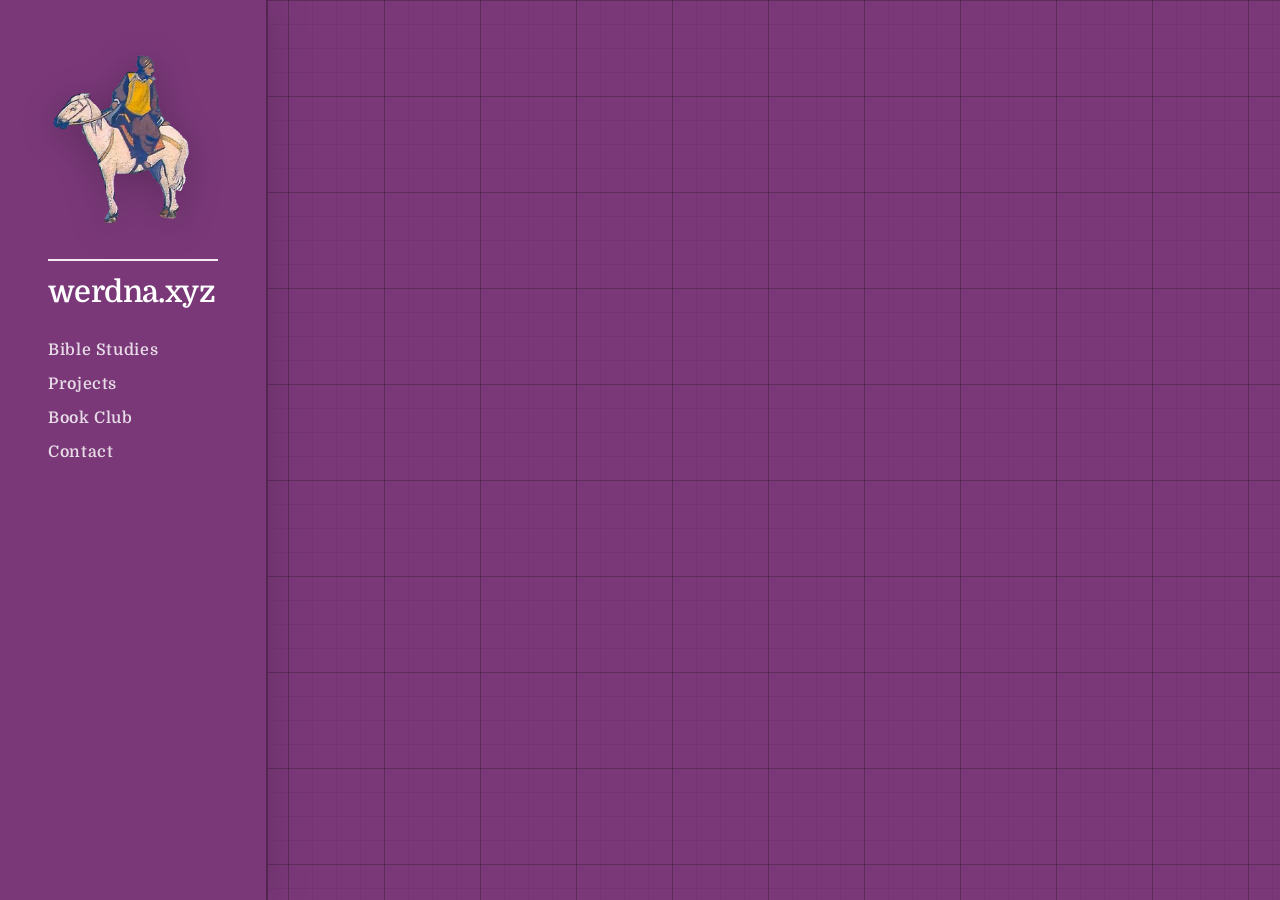
<file: index.html>
<!DOCTYPE html>
<html lang="en">
<head>
  <meta charset="UTF-8">
  <meta name="viewport" content="width=device-width, initial-scale=1.0">
  <title>werdna.xyz</title>
  <link rel="stylesheet" href="style.css">
</head>
<body>
  <main>
    <div class="home-hero">
      <a href="./" aria-label="werdna.xyz — home"><img src="roerich.png" alt="" class="hero-img-main"></a>
    </div>
    <hr>
    <h1><a href="./">werdna.xyz</a></h1>
    <div class="nav">
      <div class="nav-item">
        <a href="bible-studies/index.html" class="nav-label">Bible Studies</a>
      </div>
      <div class="nav-item">
        <a href="projects/index.html" class="nav-label">Projects</a>
      </div>
      <div class="nav-item">
        <a href="book-club/index.html" class="nav-label">Book Club</a>
      </div>
      <div class="nav-item">
        <a href="contact/index.html" class="nav-label">Contact</a>
      </div>
    </div>
  </main>
<script src="nav.js"></script>
</body>
</html>
</file>
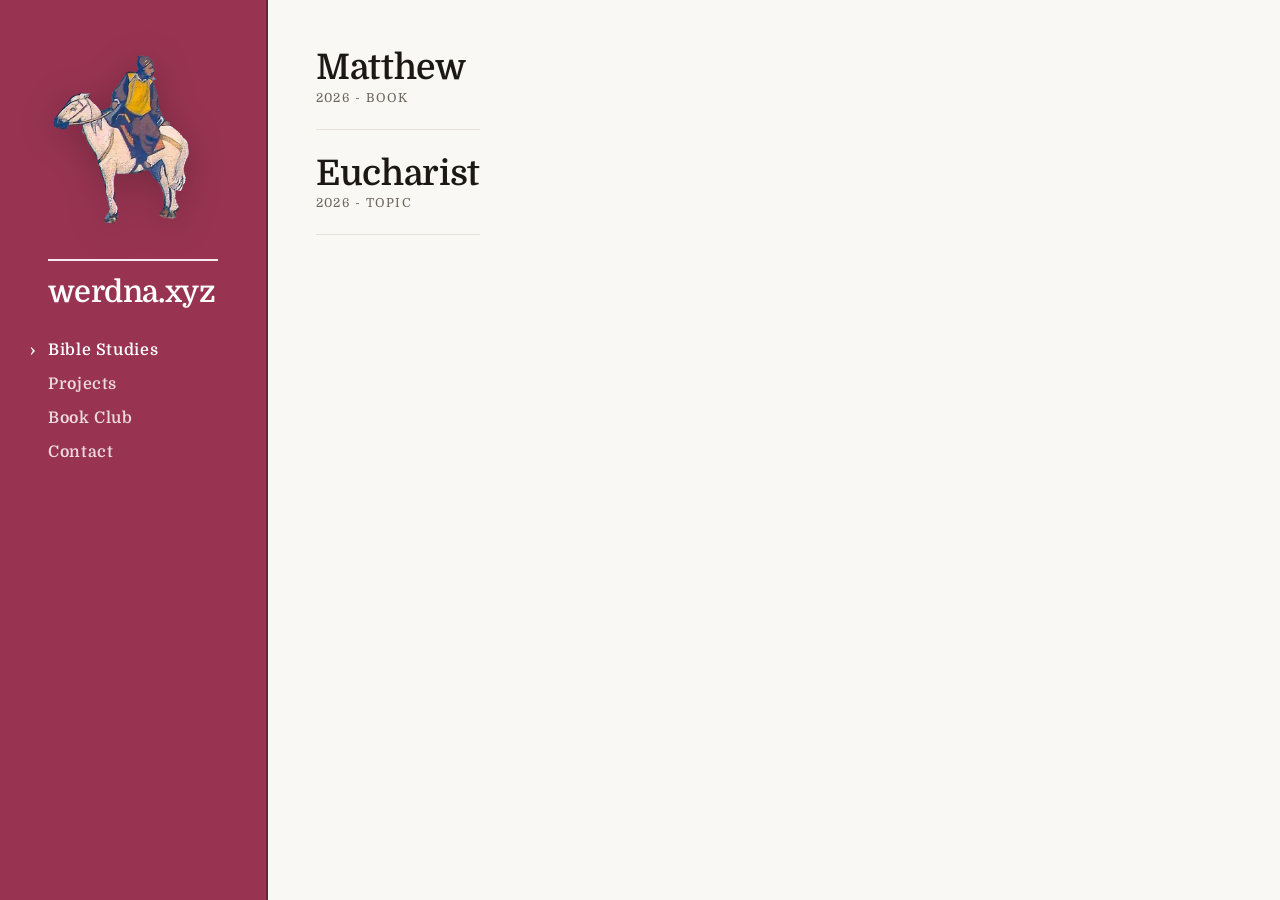
<file: bible-studies/index.html>
<!DOCTYPE html>
<html lang="en">
<head>
  <meta charset="UTF-8">
  <meta name="viewport" content="width=device-width, initial-scale=1.0">
  <title>Bible Studies</title>
  <link rel="stylesheet" href="../style.css">
</head>
<body class="subpage">
  <aside class="site-nav">
    <div class="home-hero">
      <a href="../index.html"><img src="../roerich.png" alt="" class="hero-img-main"></a>
    </div>
    <hr>
    <h1><a href="../index.html">werdna.xyz</a></h1>
    <div class="nav">
      <div class="nav-item">
        <a href="index.html" class="nav-label">Bible Studies</a>
      </div>
      <div class="nav-item">
        <a href="../projects/index.html" class="nav-label">Projects</a>
      </div>
      <div class="nav-item">
        <a href="../book-club/index.html" class="nav-label">Book Club</a>
      </div>
      <div class="nav-item">
        <a href="../contact/index.html" class="nav-label">Contact</a>
      </div>
    </div>
  </aside>
  <main>
    <div class="entry">
      <a href="matthew.html">Matthew</a>
      <span>2026 - Book</span>
    </div>
    <div class="entry">
      <a href="eucharist.html">Eucharist</a>
      <span>2026 - Topic</span>
    </div>
  </main>
  <script src="../nav.js"></script>
</body>
</html>
</file>
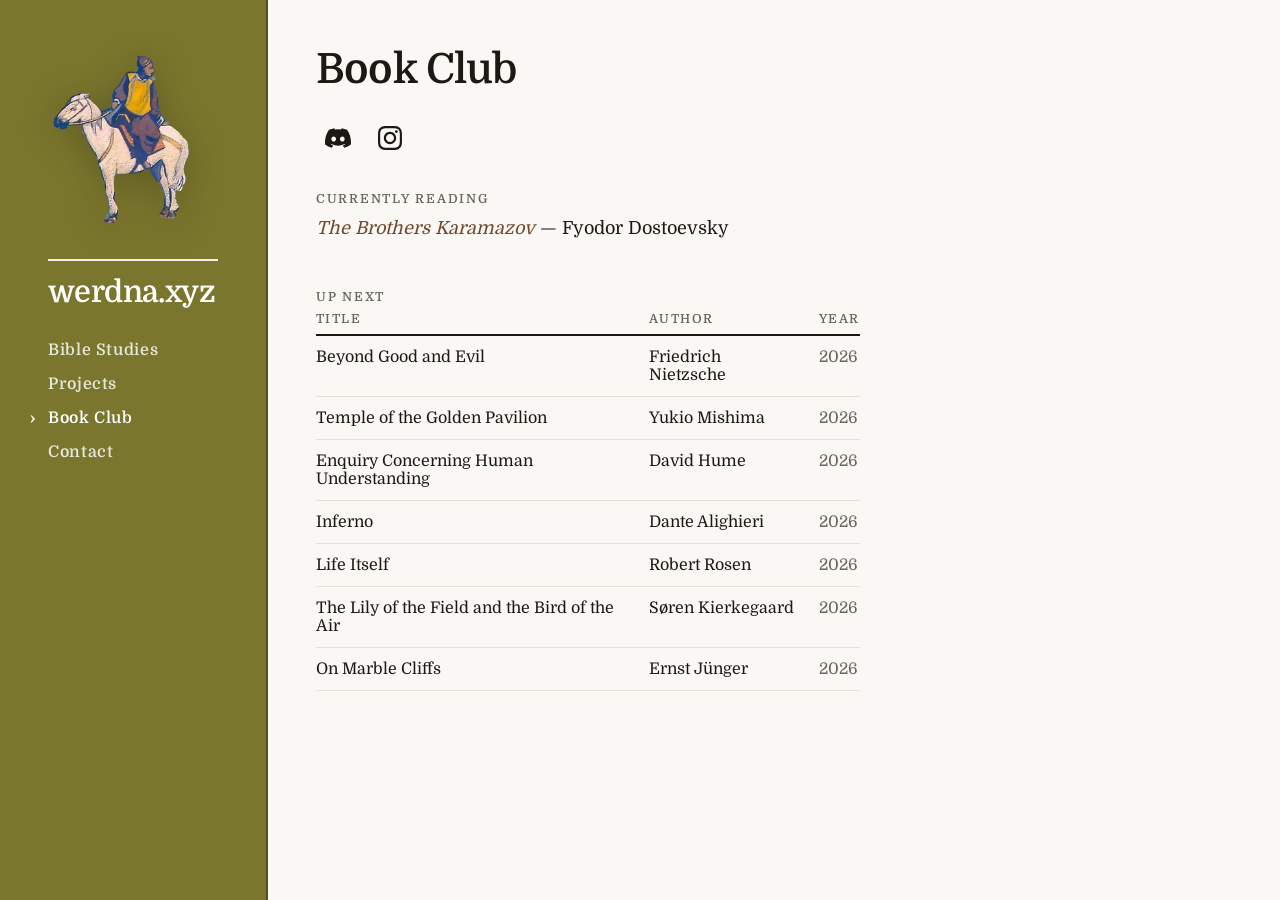
<file: book-club/index.html>
<!DOCTYPE html>
<html lang="en">
<head>
  <meta charset="UTF-8">
  <meta name="viewport" content="width=device-width, initial-scale=1.0">
  <title>Book Club — werdna.xyz</title>
  <link rel="stylesheet" href="../style.css">
</head>
<body class="subpage">
  <aside class="site-nav">
    <div class="home-hero">
      <a href="../index.html" aria-label="werdna.xyz — home"><img src="../roerich.png" alt="" class="hero-img-main"></a>
    </div>
    <hr>
    <h1><a href="../index.html">werdna.xyz</a></h1>
    <div class="nav">
      <div class="nav-item">
        <a href="../bible-studies/index.html" class="nav-label">Bible Studies</a>
      </div>
      <div class="nav-item">
        <a href="../projects/index.html" class="nav-label">Projects</a>
      </div>
      <div class="nav-item">
        <a href="index.html" class="nav-label">Book Club</a>
      </div>
      <div class="nav-item">
        <a href="../contact/index.html" class="nav-label">Contact</a>
      </div>
    </div>
  </aside>
  <main>
    <h1 class="page-title">Book Club</h1>

    <nav class="social-row" aria-label="Book club social links">
      <a class="social-link" href="https://discord.gg/kUxZJZHYMG" target="_blank" rel="noopener" aria-label="Join our Discord">
        <svg xmlns="http://www.w3.org/2000/svg" width="26" height="26" viewBox="0 0 127.14 96.36" fill="currentColor" aria-hidden="true">
          <path d="M107.7,8.07A105.15,105.15,0,0,0,81.47,0a72.06,72.06,0,0,0-3.36,6.83A97.68,97.68,0,0,0,49,6.83,72.37,72.37,0,0,0,45.64,0,105.89,105.89,0,0,0,19.39,8.09C2.79,32.65-1.71,56.6.54,80.21h0A105.73,105.73,0,0,0,32.71,96.36,77.7,77.7,0,0,0,39.6,85.25a68.42,68.42,0,0,1-10.85-5.18c.91-.66,1.8-1.34,2.66-2a75.57,75.57,0,0,0,64.32,0c.87.71,1.76,1.39,2.66,2a68.68,68.68,0,0,1-10.87,5.19,77,77,0,0,0,6.89,11.1A105.25,105.25,0,0,0,126.6,80.22h0C129.24,52.84,122.09,29.11,107.7,8.07ZM42.45,65.69C36.18,65.69,31,60,31,53s5-12.74,11.43-12.74S54,46,53.89,53,48.84,65.69,42.45,65.69Zm42.24,0C78.41,65.69,73.25,60,73.25,53s5-12.74,11.44-12.74S96.23,46,96.12,53,91.08,65.69,84.69,65.69Z"/>
        </svg>
      </a>
      <a class="social-link" href="https://www.instagram.com/nightbar.reading.group?igsh=NTc4MTIwNjQ2YQ%3D%3D&utm_source=qr" target="_blank" rel="noopener" aria-label="Instagram">
        <svg xmlns="http://www.w3.org/2000/svg" width="24" height="24" viewBox="0 0 24 24" fill="currentColor" aria-hidden="true">
          <path d="M12 2.163c3.204 0 3.584.012 4.85.07 3.252.148 4.771 1.691 4.919 4.919.058 1.265.069 1.645.069 4.849 0 3.205-.012 3.584-.069 4.849-.149 3.225-1.664 4.771-4.919 4.919-1.266.058-1.644.07-4.85.07-3.204 0-3.584-.012-4.849-.07-3.26-.149-4.771-1.699-4.919-4.92-.058-1.265-.07-1.644-.07-4.849 0-3.204.013-3.583.07-4.849.149-3.227 1.664-4.771 4.919-4.919 1.266-.057 1.645-.069 4.849-.069zm0-2.163c-3.259 0-3.667.014-4.947.072-4.358.2-6.78 2.618-6.98 6.98-.059 1.281-.073 1.689-.073 4.948 0 3.259.014 3.668.072 4.948.2 4.358 2.618 6.78 6.98 6.98 1.281.058 1.689.072 4.948.072 3.259 0 3.668-.014 4.948-.072 4.354-.2 6.782-2.618 6.979-6.98.059-1.28.073-1.689.073-4.948 0-3.259-.014-3.667-.072-4.947-.196-4.354-2.617-6.78-6.979-6.98-1.281-.059-1.69-.073-4.949-.073zm0 5.838c-3.403 0-6.162 2.759-6.162 6.162s2.759 6.163 6.162 6.163 6.162-2.759 6.162-6.163c0-3.403-2.759-6.162-6.162-6.162zm0 10.162c-2.209 0-4-1.79-4-4 0-2.209 1.791-4 4-4s4 1.791 4 4c0 2.21-1.791 4-4 4zm6.406-11.845c-.796 0-1.441.645-1.441 1.44s.645 1.44 1.441 1.44c.795 0 1.439-.645 1.439-1.44s-.644-1.44-1.439-1.44z"/>
        </svg>
      </a>
    </nav>

    <p class="subhead">Currently Reading</p>
    <p class="reading-now"><em>The Brothers Karamazov</em> — Fyodor Dostoevsky</p>

    <p class="subhead">Up Next</p>
    <div class="table-wrap">
    <table class="book-table">
      <thead>
        <tr>
          <th scope="col">Title</th>
          <th scope="col">Author</th>
          <th scope="col">Year</th>
        </tr>
      </thead>
      <tbody>
        <tr><td>Beyond Good and Evil</td><td>Friedrich Nietzsche</td><td>2026</td></tr>
        <tr><td>Temple of the Golden Pavilion</td><td>Yukio Mishima</td><td>2026</td></tr>
        <tr><td>Enquiry Concerning Human Understanding</td><td>David Hume</td><td>2026</td></tr>
        <tr><td>Inferno</td><td>Dante Alighieri</td><td>2026</td></tr>
        <tr><td>Life Itself</td><td>Robert Rosen</td><td>2026</td></tr>
        <tr><td>The Lily of the Field and the Bird of the Air</td><td>Søren Kierkegaard</td><td>2026</td></tr>
        <tr><td>On Marble Cliffs</td><td>Ernst Jünger</td><td>2026</td></tr>
      </tbody>
    </table>
    </div>
  </main>
  <script src="../nav.js"></script>
</body>
</html>
</file>
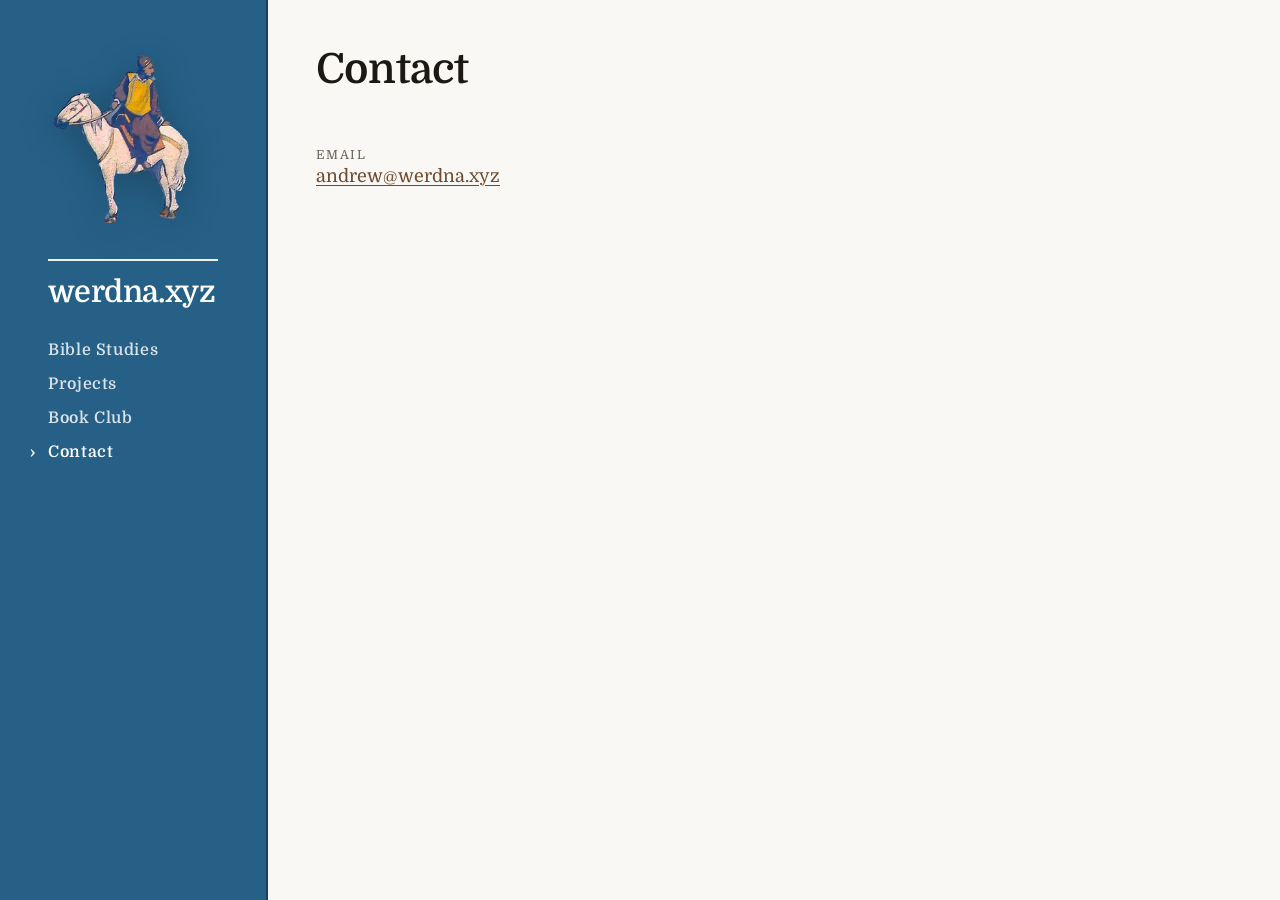
<file: contact/index.html>
<!DOCTYPE html>
<html lang="en">
<head>
  <meta charset="UTF-8">
  <meta name="viewport" content="width=device-width, initial-scale=1.0">
  <title>Contact — werdna.xyz</title>
  <link rel="stylesheet" href="../style.css">
</head>
<body class="subpage">
  <aside class="site-nav">
    <div class="home-hero">
      <a href="../index.html" aria-label="werdna.xyz — home"><img src="../roerich.png" alt="" class="hero-img-main"></a>
    </div>
    <hr>
    <h1><a href="../index.html">werdna.xyz</a></h1>
    <div class="nav">
      <div class="nav-item">
        <a href="../bible-studies/index.html" class="nav-label">Bible Studies</a>
      </div>
      <div class="nav-item">
        <a href="../projects/index.html" class="nav-label">Projects</a>
      </div>
      <div class="nav-item">
        <a href="../book-club/index.html" class="nav-label">Book Club</a>
      </div>
      <div class="nav-item">
        <a href="index.html" class="nav-label">Contact</a>
      </div>
    </div>
  </aside>
  <main>
    <h1 class="page-title">Contact</h1>
    <ul class="contact-list">
      <li>
        <span class="label">Email</span>
        <a href="mailto:andrew@werdna.xyz">andrew@werdna.xyz</a>
      </li>
    </ul>
  </main>
  <script src="../nav.js"></script>
</body>
</html>
</file>
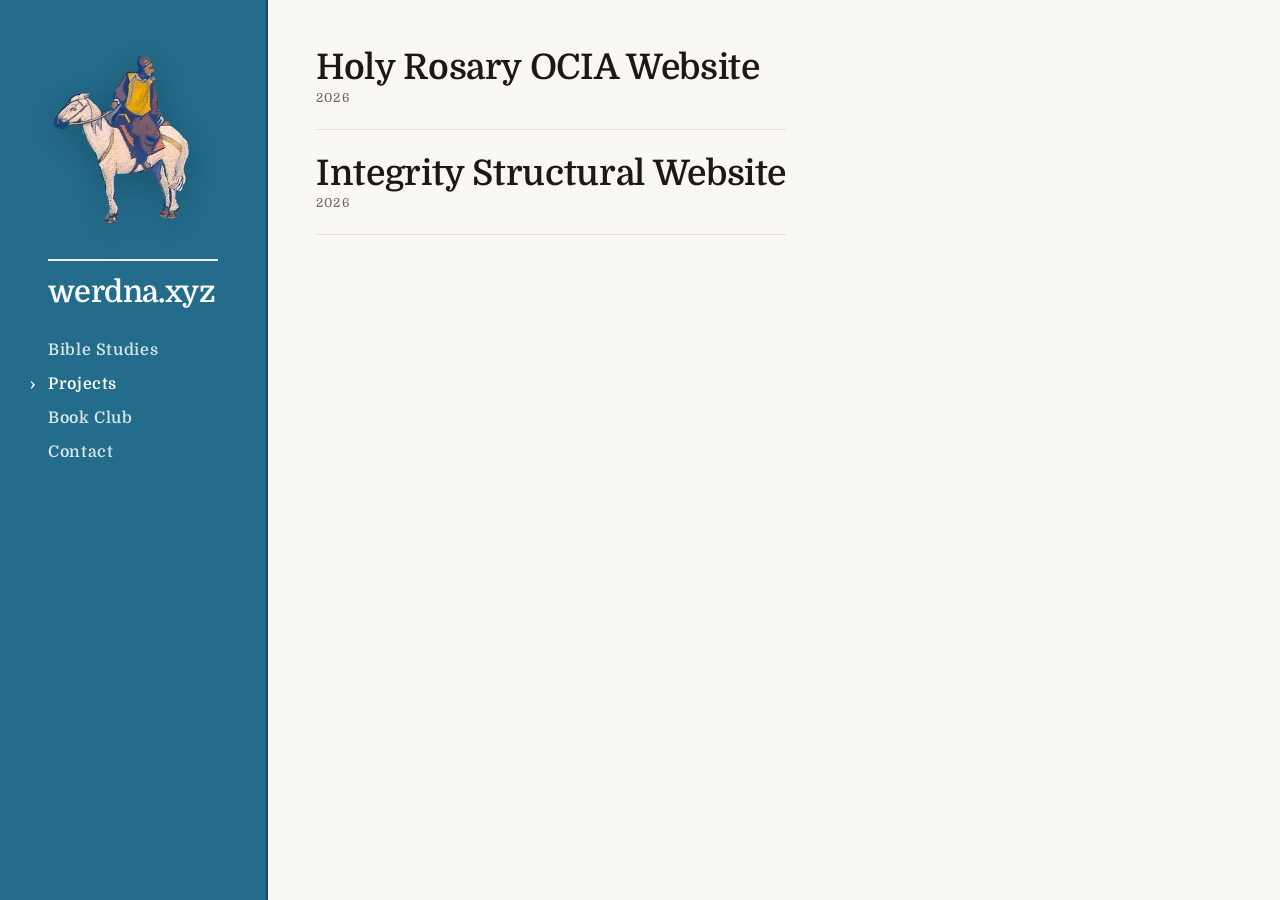
<file: projects/index.html>
<!DOCTYPE html>
<html lang="en">
<head>
  <meta charset="UTF-8">
  <meta name="viewport" content="width=device-width, initial-scale=1.0">
  <title>Projects</title>
  <link rel="stylesheet" href="../style.css">
</head>
<body class="subpage">
  <aside class="site-nav">
    <div class="home-hero">
      <a href="../index.html" aria-label="werdna.xyz — home"><img src="../roerich.png" alt="" class="hero-img-main"></a>
    </div>
    <hr>
    <h1><a href="../index.html">werdna.xyz</a></h1>
    <div class="nav">
      <div class="nav-item">
        <a href="../bible-studies/index.html" class="nav-label">Bible Studies</a>
      </div>
      <div class="nav-item">
        <a href="index.html" class="nav-label">Projects</a>
      </div>
      <div class="nav-item">
        <a href="../book-club/index.html" class="nav-label">Book Club</a>
      </div>
      <div class="nav-item">
        <a href="../contact/index.html" class="nav-label">Contact</a>
      </div>
    </div>
  </aside>
  <main>
    <div class="entry">
      <a href="https://hrocia.com" target="_blank" rel="noopener">Holy Rosary OCIA Website</a>
      <span>2026</span>
    </div>
    <div class="entry">
      <a href="https://integritystructural.com" target="_blank" rel="noopener">Integrity Structural Website</a>
      <span>2026</span>
    </div>
  </main>
  <script src="../nav.js"></script>
</body>
</html>
</file>
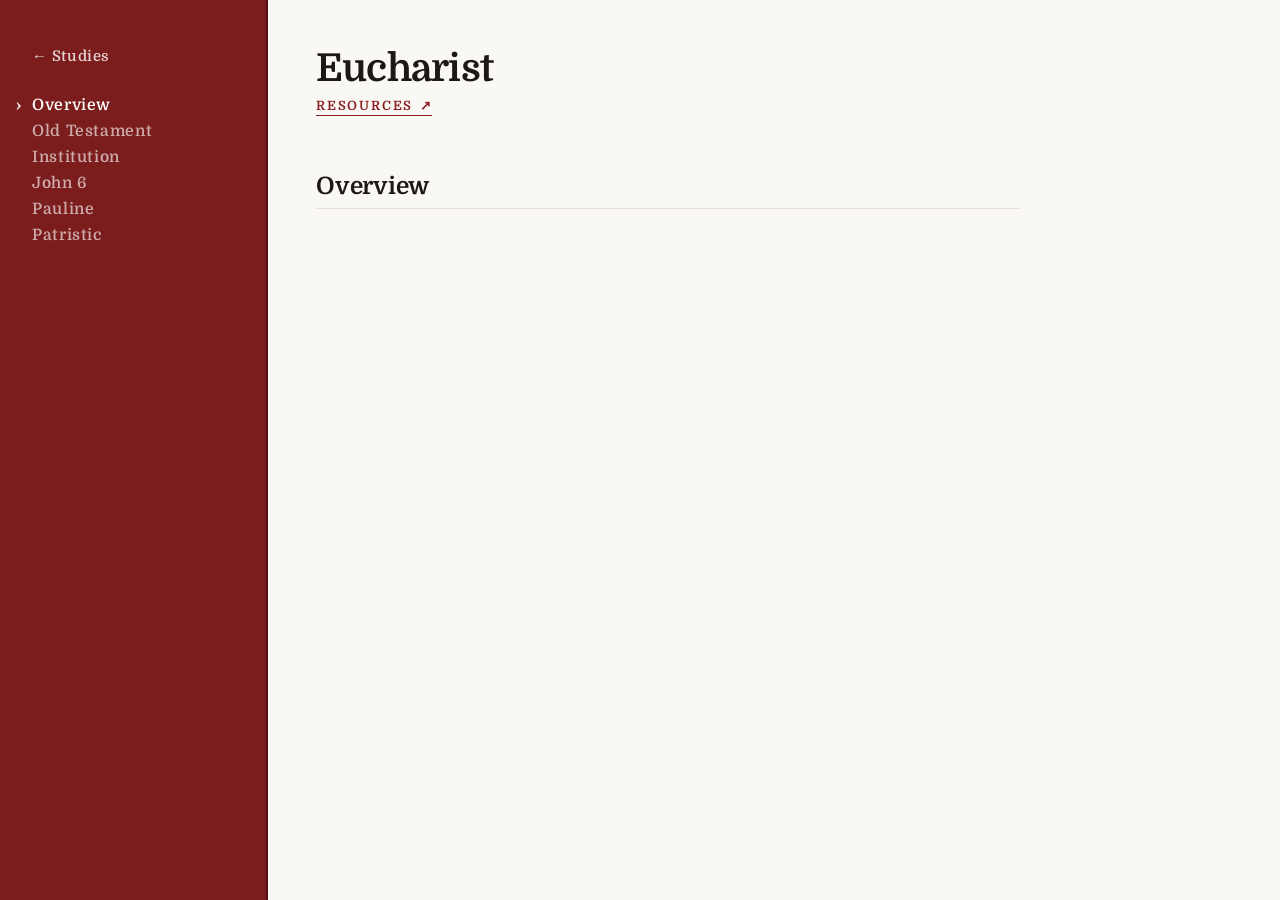
<file: bible-studies/eucharist.html>
<!DOCTYPE html>
<html lang="en">
<head>
  <meta charset="UTF-8">
  <meta name="viewport" content="width=device-width, initial-scale=1.0">
  <title>Eucharist — Bible Studies</title>
  <link rel="stylesheet" href="https://fonts.googleapis.com/css2?family=Domine:wght@400;500;600;700&display=swap">
  <style>
    *, *::before, *::after { margin: 0; padding: 0; box-sizing: border-box; }

    :root {
      --ink: #1c1814;
      --ink-soft: #6b655c;
      --paper: #faf8f4;
      --hairline: #e6e0d5;
      --muted: #c8c2b4;
      --accent: #9b2226;          /* liturgical red — Eucharist identity */
      --accent-ink: #8a1f23;      /* accent for text on paper (≥4.5:1) */
      --fg: #ffffff;
      --fg-soft: rgba(255, 255, 255, 0.72);
      --sidebar: 268px;
      --measure: 50rem;
      --bg: #7c1d1d;
      --ease: cubic-bezier(0.2, 0.6, 0.2, 1);
    }

    /* ── Cursor ── */
    * { cursor: none !important; }
    #cursor {
      position: fixed; top: 0; left: 0;
      width: 14px; height: 14px; margin: -7px 0 0 -7px;
      background: rgba(0,0,0,0.28); border: 1px solid rgba(0,0,0,0.32);
      border-radius: 50%; pointer-events: none; z-index: 9999;
      transition: width .18s var(--ease), height .18s var(--ease),
                  margin .18s var(--ease), background .18s var(--ease);
    }
    #cursor.is-hover { width: 30px; height: 30px; margin: -15px 0 0 -15px; background: rgba(0,0,0,0.12); }
    @media (pointer: coarse) { #cursor { display: none; } * { cursor: auto !important; } }

    html { scroll-behavior: smooth; -webkit-text-size-adjust: 100%; }
    a, a:visited { color: inherit; }
    :focus-visible { outline: 2px solid currentColor; outline-offset: 3px; border-radius: 2px; }

    body {
      font-family: 'Domine', Georgia, 'Times New Roman', serif;
      background: var(--paper);
      color: var(--ink);
      min-height: 100svh;
      display: flex;
      text-rendering: optimizeLegibility;
      -webkit-font-smoothing: antialiased;
    }

    /* ── Sidebar ── */
    .sidebar {
      position: fixed;
      top: 0; left: 0;
      width: var(--sidebar);
      height: 100vh;
      overflow-y: auto;
      background: var(--bg);
      border-right: 2px solid rgba(0,0,0,0.32);
      padding: 3rem 2rem;
      display: flex;
      flex-direction: column;
    }
    .sidebar .back {
      font-size: 0.92rem;
      font-weight: 600;
      letter-spacing: 0.04em;
      color: var(--fg);
      text-decoration: none;
      opacity: 0.8;
      transition: opacity 0.15s var(--ease), transform 0.15s var(--ease);
      margin-bottom: 1.75rem;
    }
    .sidebar .back:hover,
    .sidebar .back:focus-visible { opacity: 1; transform: translateX(-2px); }

    .sidebar ul {
      list-style: none;
      display: flex;
      flex-direction: column;
      gap: 0.1rem;
    }
    .sidebar li { position: relative; }
    .sidebar ul a {
      position: relative;
      display: block;
      font-size: 0.98rem;
      font-weight: 600;
      letter-spacing: 0.04em;
      color: var(--fg);
      text-decoration: none;
      padding: 0.2rem 0;
      opacity: 0.62;
      transition: opacity 0.15s var(--ease), transform 0.15s var(--ease);
    }
    .sidebar ul a:hover,
    .sidebar ul a:focus-visible { opacity: 0.9; transform: translateX(3px); }
    .sidebar ul a::before {
      content: '\203A';
      position: absolute;
      left: -1rem;
      opacity: 0;
      transition: opacity 0.15s var(--ease);
    }
    .sidebar ul a.active { opacity: 1; }
    .sidebar ul a.active::before { opacity: 1; }

    /* ── Main ── */
    main {
      margin-left: var(--sidebar);
      padding: 3rem 3rem 6rem;
      flex: 1;
      max-width: var(--measure);
    }
    .page-title {
      font-size: clamp(1.8rem, 4vw, 2.4rem);
      font-weight: 700;
      letter-spacing: -0.02em;
      line-height: 1.05;
      margin-bottom: 0.5rem;
    }
    .resources-link,
    .resources-link:visited {
      display: inline-flex;
      align-items: center;
      gap: 0.4rem;
      font-size: 0.8rem;
      font-weight: 700;
      letter-spacing: 0.14em;
      text-transform: uppercase;
      color: var(--accent-ink);
      text-decoration: none;
      border-bottom: 1px solid currentColor;
      padding-bottom: 2px;
      margin-bottom: 3.5rem;
      transition: opacity 0.18s var(--ease);
    }
    .resources-link:hover,
    .resources-link:focus-visible { opacity: 0.65; }

    /* ── Topic sections ── */
    .section { margin-bottom: 4rem; scroll-margin-top: 2rem; display: none; }
    .section.active { display: block; }
    .section-heading {
      font-size: 1.5rem;
      font-weight: 700;
      letter-spacing: -0.01em;
      color: var(--ink);
      margin-bottom: 0.5rem;
    }
    .section > hr {
      border: none;
      border-top: 1px solid var(--hairline);
      margin-bottom: 0;
    }

    /* ── Verse body ── */
    .verse-body {
      padding: 1.5rem 0;
      font-size: 1.075rem;
      line-height: 1.8;
      display: flex;
      flex-direction: column;
      gap: 1.6rem;
    }
    .verse-entry { display: flex; gap: 1em; align-items: flex-start; }
    .verse-ref {
      flex-shrink: 0;
      min-width: 2em;
      text-align: right;
      font-size: 0.85rem;
      letter-spacing: 0.06em;
      line-height: 2.1;
      color: var(--accent-ink);
      font-variant-numeric: tabular-nums;
    }
    .verse-content { flex: 1; min-width: 0; }
    .verse-text {
      display: block;
      border-left: 3px solid var(--accent);
      padding-left: 1.25rem;
      line-height: 1.8;
    }
    .verse-notes {
      margin-top: 0.7rem;
      padding-left: 1.6rem;
      font-size: 1rem;
      line-height: 1.75;
      color: var(--ink-soft);
    }
    .verse-notes ul { list-style: disc; padding-left: 1.2rem; }
    .verse-notes ul li { margin-bottom: 0.75rem; }
    .verse-notes ul li:last-child { margin-bottom: 0; }
    .verse-notes a,
    .verse-notes a:visited { color: var(--accent-ink); text-decoration: underline; text-underline-offset: 2px; }

    /* ── Patristic quotes ── */
    .patristic-entries {
      padding: 1.5rem 0;
      display: flex;
      flex-direction: column;
      gap: 2.5rem;
    }
    .patristic-quote {
      font-size: 1.075rem;
      line-height: 1.9;
      font-style: italic;
      border-left: 3px solid var(--accent);
      padding-left: 1.25rem;
      margin-bottom: 0.6rem;
    }
    .patristic-attribution {
      font-size: 0.8rem;
      letter-spacing: 0.1em;
      text-transform: uppercase;
      color: var(--accent-ink);
      padding-left: 1.27rem;
    }

    /* ── Hamburger ── */
    .hamburger {
      display: none;
      flex-direction: column;
      align-items: center;
      justify-content: center;
      gap: 5px;
      position: fixed;
      top: 1rem; left: 1rem;
      z-index: 101;
      width: 44px; height: 44px;
      padding: 0;
      background: var(--paper);
      border: 1px solid var(--muted);
      border-radius: 8px;
      box-shadow: 0 2px 8px rgba(0,0,0,0.1);
    }
    .hamburger span {
      display: block;
      width: 20px; height: 2px;
      background: var(--ink);
      transition: transform 0.25s var(--ease), opacity 0.25s var(--ease);
    }
    .hamburger.open span:nth-child(1) { transform: translateY(7px) rotate(45deg); }
    .hamburger.open span:nth-child(2) { opacity: 0; }
    .hamburger.open span:nth-child(3) { transform: translateY(-7px) rotate(-45deg); }

    .nav-overlay {
      display: none;
      position: fixed;
      inset: 0;
      background: rgba(0,0,0,0.4);
      backdrop-filter: blur(2px);
      z-index: 99;
    }
    .nav-overlay.open { display: block; }

    /* ── Responsive ── */
    @media (max-width: 700px) {
      body { display: block; }
      .sidebar {
        width: min(80vw, 300px);
        transform: translateX(-100%);
        transition: transform 0.28s var(--ease);
        z-index: 100;
      }
      .sidebar.open { transform: translateX(0); }
      .hamburger { display: flex; }
      main { margin-left: 0; width: 100%; max-width: 100%; padding: 4.5rem 1.5rem 4rem; }
      .section { scroll-margin-top: 4.5rem; }
      .verse-text, .verse-notes, .patristic-quote { overflow-wrap: break-word; }
    }

    @media (prefers-reduced-motion: reduce) {
      html { scroll-behavior: auto; }
      *, *::before, *::after { animation-duration: .001ms !important; transition-duration: .001ms !important; }
    }
  </style>
</head>
<body>

<div id="cursor"></div>
<button class="hamburger" aria-label="Toggle navigation" aria-expanded="false">
  <span></span><span></span><span></span>
</button>
<div class="nav-overlay"></div>

<nav class="sidebar">
  <a href="index.html" class="back">← Studies</a>
  <ul>
    <li><a href="#overview">Overview</a></li>
    <li><a href="#old-testament">Old Testament</a></li>
    <li><a href="#institution">Institution</a></li>
    <li><a href="#john-6">John 6</a></li>
    <li><a href="#pauline">Pauline</a></li>
    <li><a href="#patristic">Patristic</a></li>
  </ul>
</nav>

<main>
  <h1 class="page-title">Eucharist</h1>
  <p><a class="resources-link" href="https://drive.google.com/drive/folders/1fGzm3Rd6j4aQsLZnTQlfjQY_wwXra5Fe?usp=sharing" target="_blank" rel="noopener">Resources <span aria-hidden="true">&#8599;</span></a></p>

  <section id="overview" class="section">
    <h2 class="section-heading">Overview</h2>
    <hr>
    <div class="verse-body"></div>
  </section>

  <section id="old-testament" class="section">
    <h2 class="section-heading">Old Testament</h2>
    <hr>
    <div class="verse-body"></div>
  </section>

  <section id="institution" class="section">
    <h2 class="section-heading">Institution</h2>
    <hr>
    <div class="verse-body"></div>
  </section>

  <section id="john-6" class="section">
    <h2 class="section-heading">John 6</h2>
    <hr>
    <div class="verse-body" id="john-6-body"></div>
  </section>

  <section id="pauline" class="section">
    <h2 class="section-heading">Pauline</h2>
    <hr>
    <div class="verse-body"></div>
  </section>

  <section id="patristic" class="section">
    <h2 class="section-heading">Patristic</h2>
    <hr>
    <div class="patristic-entries">
      <div class="patristic-entry">
        <blockquote class="patristic-quote">"Having learned these things, and been fully assured that the seeming bread is not bread, though sensible to taste, but the Body of Christ; and that the seeming wine is not wine, though the taste will have it so, but the Blood of Christ; and that of this David sung of old, saying, And bread strengthens man's heart, to make his face to shine with oil, "strengthen your heart," by partaking thereof as spiritual, and "make the face of your soul to shine." And so having it unveiled with a pure conscience, may you reflect as a mirror the glory of the Lord (2 Corinthians 3:18), and proceed from glory to glory, in Christ Jesus our Lord:— To whom be honour, and might, and glory, for ever and ever. Amen"</blockquote>
        <p class="patristic-attribution">— St. Cyril of Jerusalem, Catechetical Lecture 22:9 (c. 350 AD)</p>
      </div>
    </div>
  </section>
</main>

<script>
  // ── Cursor ──────────────────────────────────────────────────────────────
  (function () {
    const cursor = document.getElementById('cursor');
    if (!cursor || window.matchMedia('(pointer: coarse)').matches) return;
    cursor.style.opacity = '0';
    addEventListener('mousemove', e => {
      cursor.style.opacity = '1';
      cursor.style.left = e.clientX + 'px';
      cursor.style.top  = e.clientY + 'px';
    });
    addEventListener('mouseover', e => { if (e.target.closest('a, button, [role="button"]')) cursor.classList.add('is-hover'); });
    addEventListener('mouseout',  e => { if (e.target.closest('a, button, [role="button"]')) cursor.classList.remove('is-hover'); });
  })();

  // ── John 6 annotations ───────────────────────────────────────────────────
  const JOHN6_ANNOTATIONS = [
    {
      start: 53, end: 54,
      notes: [
        'Clearly a prefigurement of the Last Supper (see <a href="https://bible.usccb.org/bible/matthew/26" target="_blank" rel="noopener">Matthew 26:26-28</a>)',
        'The blood was considered to carry the life force of an animal. It is a vitalistic religion. Therefore consumption was considered to be partaking in a communion with the animal. As such, consumption of the blood of animals was outlawed (see <a href="https://bible.usccb.org/bible/genesis/9" target="_blank" rel="noopener">Genesis 9:3–4</a>) as it was a debasing of self, a communion with a lower kind of being, while the consumption of the blood of God makes sense as we wish to become "partakers of the divine nature" (see <a href="https://bible.usccb.org/bible/2peter/1" target="_blank" rel="noopener">2 Peter 1:4</a>).'
      ]
    }
  ];

  function buildAnnotatedBody(container, verses, annotations) {
    const breaks = new Set([verses[0].verse]);
    annotations.forEach(a => { breaks.add(a.start); breaks.add(a.end + 1); });
    const breaksSorted = [...breaks].sort((a, b) => a - b);
    const annMap = {};
    annotations.forEach(a => annMap[a.start] = a);

    breaksSorted.forEach((breakStart, i) => {
      const breakEnd = i + 1 < breaksSorted.length ? breaksSorted[i + 1] - 1 : Infinity;
      const group = verses.filter(v => v.verse >= breakStart && v.verse <= breakEnd);
      if (!group.length) return;

      const ann = annMap[breakStart];

      // Each verse gets its own entry; notes attach to the last verse in the group
      group.forEach(({ verse, text }) => {
        const entry = document.createElement('div');
        entry.className = 'verse-entry';

        const refEl = document.createElement('span');
        refEl.className = 'verse-ref';
        refEl.textContent = verse;
        entry.appendChild(refEl);

        const content = document.createElement('div');
        content.className = 'verse-content';

        const textEl = document.createElement('span');
        textEl.className = 'verse-text';
        textEl.innerHTML = text;
        content.appendChild(textEl);

        const isLastInGroup = verse === group[group.length - 1].verse;
        if (isLastInGroup && ann?.notes?.length) {
          const notesEl = document.createElement('div');
          notesEl.className = 'verse-notes';
          const ul = document.createElement('ul');
          ann.notes.forEach(html => {
            const li = document.createElement('li');
            li.innerHTML = html;
            ul.appendChild(li);
          });
          notesEl.appendChild(ul);
          content.appendChild(notesEl);
        }

        entry.appendChild(content);
        container.appendChild(entry);
      });
    });
  }

  // ── John 6 loader ─────────────────────────────────────────────────────────
  let johnData = null;

  async function loadJohn6() {
    const container = document.getElementById('john-6-body');
    if (container.querySelector('.verse-entry')) return;

    const loadingEl = document.createElement('div');
    loadingEl.style.cssText = 'padding:0.85rem 0;font-size:0.82rem;font-style:italic;color:var(--ink-soft);';
    loadingEl.textContent = 'Loading…';
    container.appendChild(loadingEl);

    try {
      if (!johnData) {
        const res = await fetch('./data/john.json');
        johnData = await res.json();
      }
      const chapter = johnData.chapters.find(c => c.chapter === 6);
      loadingEl.remove();
      buildAnnotatedBody(container, chapter.verses, JOHN6_ANNOTATIONS);
    } catch (err) {
      loadingEl.textContent = 'Could not load verses.';
    }
  }

  // ── Section switching ─────────────────────────────────────────────────────
  const links    = document.querySelectorAll('.sidebar a[href^="#"]');
  const sections = document.querySelectorAll('.section');

  function showSection(id) {
    sections.forEach(s => s.classList.toggle('active', s.id === id));
    links.forEach(l => l.classList.toggle('active', l.getAttribute('href') === `#${id}`));
    history.replaceState(null, '', `#${id}`);
    if (id === 'john-6') loadJohn6();
  }

  links.forEach(l => {
    l.addEventListener('click', e => {
      e.preventDefault();
      showSection(l.getAttribute('href').slice(1));
      closeNav();
    });
  });

  const initial = location.hash.slice(1);
  showSection(document.getElementById(initial) ? initial : 'overview');

  // ── Hamburger ─────────────────────────────────────────────────────────────
  const hamburger = document.querySelector('.hamburger');
  const overlay   = document.querySelector('.nav-overlay');
  const sidebar   = document.querySelector('.sidebar');

  function closeNav() {
    hamburger.classList.remove('open');
    overlay.classList.remove('open');
    sidebar.classList.remove('open');
    hamburger.setAttribute('aria-expanded', 'false');
  }

  hamburger.addEventListener('click', () => {
    const open = hamburger.classList.toggle('open');
    overlay.classList.toggle('open', open);
    sidebar.classList.toggle('open', open);
    hamburger.setAttribute('aria-expanded', String(open));
  });
  overlay.addEventListener('click', closeNav);
  addEventListener('keydown', e => { if (e.key === 'Escape') closeNav(); });
</script>

</body>
</html>
</file>
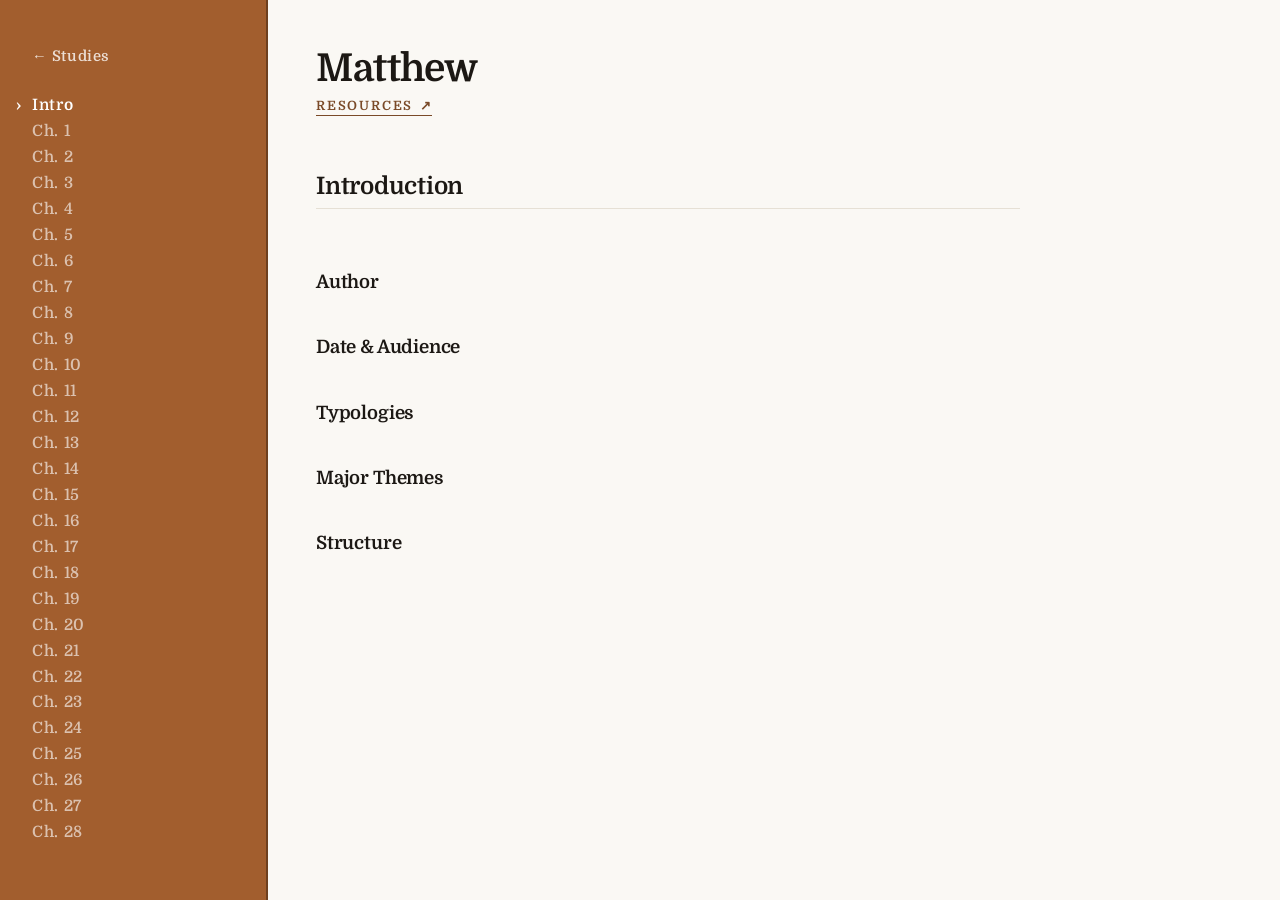
<file: bible-studies/matthew.html>
<!DOCTYPE html>
<html lang="en">
<head>
  <meta charset="UTF-8">
  <meta name="viewport" content="width=device-width, initial-scale=1.0">
  <title>Matthew — Bible Studies</title>
  <link rel="stylesheet" href="https://fonts.googleapis.com/css2?family=Domine:wght@400;500;600;700&display=swap">
  <style>
    *, *::before, *::after { margin: 0; padding: 0; box-sizing: border-box; }

    :root {
      --ink: #1c1814;
      --ink-soft: #6b655c;
      --paper: #faf8f4;
      --hairline: #e6e0d5;
      --muted: #c8c2b4;
      --accent: #a25e2e;          /* warm ochre — Matthew identity */
      --accent-ink: #7a4a28;      /* accent for text on paper (≥4.5:1) */
      --fg: #ffffff;
      --fg-soft: rgba(255, 255, 255, 0.72);
      --sidebar: 268px;
      --measure: 50rem;
      --ease: cubic-bezier(0.2, 0.6, 0.2, 1);
    }

    /* ── Cursor ── */
    * { cursor: none !important; }
    #cursor {
      position: fixed; top: 0; left: 0;
      width: 14px; height: 14px; margin: -7px 0 0 -7px;
      background: rgba(0,0,0,0.28); border: 1px solid rgba(0,0,0,0.32);
      border-radius: 50%; pointer-events: none; z-index: 9999;
      transition: width .18s var(--ease), height .18s var(--ease),
                  margin .18s var(--ease), background .18s var(--ease);
    }
    #cursor.is-hover { width: 30px; height: 30px; margin: -15px 0 0 -15px; background: rgba(0,0,0,0.12); }
    @media (pointer: coarse) { #cursor { display: none; } * { cursor: auto !important; } }

    html { scroll-behavior: smooth; -webkit-text-size-adjust: 100%; }
    a, a:visited { color: inherit; }
    :focus-visible { outline: 2px solid currentColor; outline-offset: 3px; border-radius: 2px; }

    body {
      font-family: 'Domine', Georgia, 'Times New Roman', serif;
      background: var(--paper);
      color: var(--ink);
      min-height: 100svh;
      display: flex;
      text-rendering: optimizeLegibility;
      -webkit-font-smoothing: antialiased;
    }

    /* ── Sidebar ── */
    .sidebar {
      position: fixed;
      top: 0; left: 0;
      width: var(--sidebar);
      height: 100vh;
      overflow-y: auto;
      background: var(--bg, var(--accent));
      border-right: 2px solid rgba(0,0,0,0.32);
      padding: 3rem 2rem;
      display: flex;
      flex-direction: column;
    }
    .sidebar .back {
      font-size: 0.92rem;
      font-weight: 600;
      letter-spacing: 0.04em;
      color: var(--fg);
      text-decoration: none;
      opacity: 0.8;
      transition: opacity 0.15s var(--ease), transform 0.15s var(--ease);
      margin-bottom: 1.75rem;
    }
    .sidebar .back:hover,
    .sidebar .back:focus-visible { opacity: 1; transform: translateX(-2px); }

    .sidebar ul {
      list-style: none;
      display: flex;
      flex-direction: column;
      gap: 0.1rem;
    }
    .sidebar li { position: relative; }
    .sidebar ul a {
      position: relative;
      display: block;
      font-size: 0.98rem;
      font-weight: 600;
      letter-spacing: 0.04em;
      color: var(--fg);
      text-decoration: none;
      padding: 0.2rem 0;
      opacity: 0.62;
      transition: opacity 0.15s var(--ease), transform 0.15s var(--ease);
    }
    .sidebar ul a:hover,
    .sidebar ul a:focus-visible { opacity: 0.9; transform: translateX(3px); }
    .sidebar ul a::before {
      content: '\203A';
      position: absolute;
      left: -1rem;
      opacity: 0;
      transition: opacity 0.15s var(--ease);
    }
    .sidebar ul a.active { opacity: 1; }
    .sidebar ul a.active::before { opacity: 1; }

    /* ── Main ── */
    main {
      margin-left: var(--sidebar);
      padding: 3rem 3rem 6rem;
      flex: 1;
      max-width: var(--measure);
    }
    .page-title {
      font-size: clamp(1.8rem, 4vw, 2.4rem);
      font-weight: 700;
      letter-spacing: -0.02em;
      line-height: 1.05;
      margin-bottom: 0.5rem;
    }
    .resources-link,
    .resources-link:visited {
      display: inline-flex;
      align-items: center;
      gap: 0.4rem;
      font-size: 0.8rem;
      font-weight: 700;
      letter-spacing: 0.14em;
      text-transform: uppercase;
      color: var(--accent-ink);
      text-decoration: none;
      border-bottom: 1px solid currentColor;
      padding-bottom: 2px;
      margin-bottom: 3.5rem;
      transition: opacity 0.18s var(--ease);
    }
    .resources-link:hover,
    .resources-link:focus-visible { opacity: 0.65; }

    /* ── Chapter sections ── */
    .chapter { margin-bottom: 4rem; scroll-margin-top: 2rem; display: none; }
    .chapter.active { display: block; }
    .chapter-heading {
      font-size: 1.5rem;
      font-weight: 700;
      letter-spacing: -0.01em;
      color: var(--ink);
      margin-bottom: 0.5rem;
    }
    .chapter > hr {
      border: none;
      border-top: 1px solid var(--hairline);
      margin-bottom: 0;
    }

    /* ── Intro prose ── */
    .intro-body {
      padding: 1.5rem 0;
      font-size: 1.075rem;
      line-height: 1.8;
      max-width: 42rem;
    }
    .intro-body p { margin-bottom: 1.4rem; }
    .intro-body p:last-child { margin-bottom: 0; }
    .intro-subheading {
      font-size: 1.15rem;
      font-weight: 700;
      letter-spacing: -0.01em;
      color: var(--ink);
      margin: 2rem 0 0.6rem;
    }
    .intro-body ul {
      list-style: disc;
      padding-left: 1.4rem;
      margin-bottom: 1.4rem;
    }
    .intro-body li { margin-bottom: 0.5rem; }
    .intro-body li:last-child { margin-bottom: 0; }
    .intro-body a,
    .intro-body a:visited { color: var(--accent-ink); text-decoration: underline; text-underline-offset: 2px; }

    /* ── Verse body ── */
    .verse-body {
      padding: 1.5rem 0;
      font-size: 1.075rem;
      line-height: 1.8;
      display: flex;
      flex-direction: column;
      gap: 1.6rem;
    }
    .verse-entry { display: flex; gap: 1em; align-items: flex-start; }
    .verse-ref {
      flex-shrink: 0;
      min-width: 2em;
      text-align: right;
      font-size: 0.85rem;
      letter-spacing: 0.06em;
      line-height: 2.1;
      color: var(--accent-ink);
      font-variant-numeric: tabular-nums;
    }
    .verse-content { flex: 1; min-width: 0; }
    .verse-text {
      display: block;
      border-left: 3px solid var(--accent);
      padding-left: 1.25rem;
      line-height: 1.8;
    }
    .verse-notes {
      margin-top: 0.7rem;
      padding-left: 1.6rem;
      font-size: 1rem;
      line-height: 1.75;
      color: var(--ink-soft);
    }
    .verse-notes ul { list-style: disc; padding-left: 1.2rem; }
    .verse-notes ul li { margin-bottom: 0.75rem; }
    .verse-notes ul li:last-child { margin-bottom: 0; }
    .verse-notes a,
    .verse-notes a:visited { color: var(--accent-ink); text-decoration: underline; text-underline-offset: 2px; }

    /* ── Hamburger ── */
    .hamburger {
      display: none;
      flex-direction: column;
      align-items: center;
      justify-content: center;
      gap: 5px;
      position: fixed;
      top: 1rem; left: 1rem;
      z-index: 101;
      width: 44px; height: 44px;
      padding: 0;
      background: var(--paper);
      border: 1px solid var(--muted);
      border-radius: 8px;
      box-shadow: 0 2px 8px rgba(0,0,0,0.1);
    }
    .hamburger span {
      display: block;
      width: 20px; height: 2px;
      background: var(--ink);
      transition: transform 0.25s var(--ease), opacity 0.25s var(--ease);
    }
    .hamburger.open span:nth-child(1) { transform: translateY(7px) rotate(45deg); }
    .hamburger.open span:nth-child(2) { opacity: 0; }
    .hamburger.open span:nth-child(3) { transform: translateY(-7px) rotate(-45deg); }

    .nav-overlay {
      display: none;
      position: fixed;
      inset: 0;
      background: rgba(0,0,0,0.4);
      backdrop-filter: blur(2px);
      z-index: 99;
    }
    .nav-overlay.open { display: block; }

    /* ── Responsive ── */
    @media (max-width: 700px) {
      body { display: block; }
      .sidebar {
        width: min(80vw, 300px);
        transform: translateX(-100%);
        transition: transform 0.28s var(--ease);
        z-index: 100;
      }
      .sidebar.open { transform: translateX(0); }
      .hamburger { display: flex; }
      main { margin-left: 0; width: 100%; max-width: 100%; padding: 4.5rem 1.5rem 4rem; }
      .chapter { scroll-margin-top: 4.5rem; }
      .verse-text, .verse-notes { overflow-wrap: break-word; }
    }

    @media (prefers-reduced-motion: reduce) {
      html { scroll-behavior: auto; }
      *, *::before, *::after { animation-duration: .001ms !important; transition-duration: .001ms !important; }
    }
  </style>
</head>
<body>

<div id="cursor"></div>
<button class="hamburger" aria-label="Toggle navigation" aria-expanded="false">
  <span></span><span></span><span></span>
</button>
<div class="nav-overlay"></div>

<nav class="sidebar">
  <a href="index.html" class="back">← Studies</a>
  <ul>
    <li><a href="#intro">Intro</a></li>
    <li><a href="#ch-1">Ch. 1</a></li>
    <li><a href="#ch-2">Ch. 2</a></li>
    <li><a href="#ch-3">Ch. 3</a></li>
    <li><a href="#ch-4">Ch. 4</a></li>
    <li><a href="#ch-5">Ch. 5</a></li>
    <li><a href="#ch-6">Ch. 6</a></li>
    <li><a href="#ch-7">Ch. 7</a></li>
    <li><a href="#ch-8">Ch. 8</a></li>
    <li><a href="#ch-9">Ch. 9</a></li>
    <li><a href="#ch-10">Ch. 10</a></li>
    <li><a href="#ch-11">Ch. 11</a></li>
    <li><a href="#ch-12">Ch. 12</a></li>
    <li><a href="#ch-13">Ch. 13</a></li>
    <li><a href="#ch-14">Ch. 14</a></li>
    <li><a href="#ch-15">Ch. 15</a></li>
    <li><a href="#ch-16">Ch. 16</a></li>
    <li><a href="#ch-17">Ch. 17</a></li>
    <li><a href="#ch-18">Ch. 18</a></li>
    <li><a href="#ch-19">Ch. 19</a></li>
    <li><a href="#ch-20">Ch. 20</a></li>
    <li><a href="#ch-21">Ch. 21</a></li>
    <li><a href="#ch-22">Ch. 22</a></li>
    <li><a href="#ch-23">Ch. 23</a></li>
    <li><a href="#ch-24">Ch. 24</a></li>
    <li><a href="#ch-25">Ch. 25</a></li>
    <li><a href="#ch-26">Ch. 26</a></li>
    <li><a href="#ch-27">Ch. 27</a></li>
    <li><a href="#ch-28">Ch. 28</a></li>
  </ul>
</nav>

<main>
  <h1 class="page-title">Matthew</h1>
  <p><a class="resources-link" href="https://drive.google.com/drive/folders/1fGzm3Rd6j4aQsLZnTQlfjQY_wwXra5Fe?usp=sharing" target="_blank" rel="noopener">Resources <span aria-hidden="true">&#8599;</span></a></p>

  <section id="intro" class="chapter">
    <h2 class="chapter-heading">Introduction</h2>
    <hr>
    <div class="intro-body">
      <h3 class="intro-subheading">Author</h3>

      <h3 class="intro-subheading">Date &amp; Audience</h3>

      <h3 class="intro-subheading">Typologies</h3>

      <h3 class="intro-subheading">Major Themes</h3>

      <h3 class="intro-subheading">Structure</h3>
    </div>
  </section>

  <section id="ch-1" class="chapter">
    <h2 class="chapter-heading">Chapter 1</h2>
    <hr>
    <div class="verse-body">
      <!-- Hidden per-verse note data — JS places these under the matching verse -->
      <div class="verse-note-data" data-verse="1" style="display:none"><ul>
        <li>The point of the birth-record is to tie Jesus to the royal line of Israel (David) and to trace his ancestry back to Israel's principal ancestor (Abraham). It is important to Christians that the Messiah can be called the "Son of David" and the idea that he came at the "right" time is suggested by the threefold sequence of 14 generations. From Abraham to David, from David to the exile, and the exile to Jesus.</li>
      </ul></div>
      <div class="verse-note-data" data-verse="3" style="display:none"><ul>
        <li>Tamar is the first woman given in the otherwise mostly patriarchal birth-record. Jesus' lineage is attached to Abraham through Perez.</li>
      </ul></div>
      <div class="verse-note-data" data-verse="16" style="display:none"><ul>
        <li>According to Luke 3:23 the father of St. Joseph was named Eli.</li>
      </ul></div>
      <div class="verse-note-data" data-verse="19" style="display:none"><ul>
        <li>The Greek term dikaios should be interpreted in reference to Joseph's observance of the law and not in reference to kindliness or niceness.</li>
        <li>The particular law in question can either be tied to Deuteronomy 22:23-27 concerning a betrothed woman found not to be a virgin, or a vow of binding/denial detailed in Numbers 30.</li>
        <li>From Jerome's commentary on Matthew: He who is joined to a prostitute "becomes one body with her." There is also a precept in the law that not only the accused but also the confidants of evil deeds are guilty of sin. If this is so, why is Joseph recorded to be just, when he is concealing the crime of his wife? This is a testimony to Mary that Joseph, knowing her chastity and perplexed by what had taken place, conceals in silence the mystery that he did not know about.</li>
      </ul></div>
      <div class="verse-note-data" data-verse="24" style="display:none"><ul>
        <li>I believe the above point is reinforced by verses 24 and 25. Mary and Joseph's decision not to consummate their marraige upon the nisuim is very unorthodox and I believe it lends creedence to the idea that Mary had taken some kind of binding vow related to sexual chastity, and that the legalistic nature of Joseph's impulse to terminate the marraige is related to Numbers 30 rather than Deuteronomy 23.</li>
      </ul></div>
      <div class="verse-note-data" data-verse="25" style="display:none"><ul>
        <li>Verse 25 neither confirms nor denies the perpetual virginity of Mary. "Until" contains no implication about what happened after Jesus' conception and birth. From Jerome's commentary on Matthew: "It does not, however, follow from the words 'before they came together' that they did come together afterwards; rather, the Scripture is simply pointing out what did not happen."</li>
      </ul></div>
    </div>
  </section>

  <section id="ch-2" class="chapter">
    <h2 class="chapter-heading">Chapter 2</h2>
    <hr>
    <div class="verse-body"></div>
  </section>

  <section id="ch-3" class="chapter">
    <h2 class="chapter-heading">Chapter 3</h2>
    <hr>
    <div class="verse-body"></div>
  </section>

  <section id="ch-4" class="chapter">
    <h2 class="chapter-heading">Chapter 4</h2>
    <hr>
    <div class="verse-body"></div>
  </section>

  <section id="ch-5" class="chapter">
    <h2 class="chapter-heading">Chapter 5</h2>
    <hr>
    <div class="verse-body"></div>
  </section>

  <section id="ch-6" class="chapter">
    <h2 class="chapter-heading">Chapter 6</h2>
    <hr>
    <div class="verse-body"></div>
  </section>

  <section id="ch-7" class="chapter">
    <h2 class="chapter-heading">Chapter 7</h2>
    <hr>
    <div class="verse-body"></div>
  </section>

  <section id="ch-8" class="chapter">
    <h2 class="chapter-heading">Chapter 8</h2>
    <hr>
    <div class="verse-body"></div>
  </section>

  <section id="ch-9" class="chapter">
    <h2 class="chapter-heading">Chapter 9</h2>
    <hr>
    <div class="verse-body"></div>
  </section>

  <section id="ch-10" class="chapter">
    <h2 class="chapter-heading">Chapter 10</h2>
    <hr>
    <div class="verse-body"></div>
  </section>

  <section id="ch-11" class="chapter">
    <h2 class="chapter-heading">Chapter 11</h2>
    <hr>
    <div class="verse-body"></div>
  </section>

  <section id="ch-12" class="chapter">
    <h2 class="chapter-heading">Chapter 12</h2>
    <hr>
    <div class="verse-body"></div>
  </section>

  <section id="ch-13" class="chapter">
    <h2 class="chapter-heading">Chapter 13</h2>
    <hr>
    <div class="verse-body"></div>
  </section>

  <section id="ch-14" class="chapter">
    <h2 class="chapter-heading">Chapter 14</h2>
    <hr>
    <div class="verse-body"></div>
  </section>

  <section id="ch-15" class="chapter">
    <h2 class="chapter-heading">Chapter 15</h2>
    <hr>
    <div class="verse-body"></div>
  </section>

  <section id="ch-16" class="chapter">
    <h2 class="chapter-heading">Chapter 16</h2>
    <hr>
    <div class="verse-body"></div>
  </section>

  <section id="ch-17" class="chapter">
    <h2 class="chapter-heading">Chapter 17</h2>
    <hr>
    <div class="verse-body"></div>
  </section>

  <section id="ch-18" class="chapter">
    <h2 class="chapter-heading">Chapter 18</h2>
    <hr>
    <div class="verse-body"></div>
  </section>

  <section id="ch-19" class="chapter">
    <h2 class="chapter-heading">Chapter 19</h2>
    <hr>
    <div class="verse-body"></div>
  </section>

  <section id="ch-20" class="chapter">
    <h2 class="chapter-heading">Chapter 20</h2>
    <hr>
    <div class="verse-body"></div>
  </section>

  <section id="ch-21" class="chapter">
    <h2 class="chapter-heading">Chapter 21</h2>
    <hr>
    <div class="verse-body"></div>
  </section>

  <section id="ch-22" class="chapter">
    <h2 class="chapter-heading">Chapter 22</h2>
    <hr>
    <div class="verse-body"></div>
  </section>

  <section id="ch-23" class="chapter">
    <h2 class="chapter-heading">Chapter 23</h2>
    <hr>
    <div class="verse-body"></div>
  </section>

  <section id="ch-24" class="chapter">
    <h2 class="chapter-heading">Chapter 24</h2>
    <hr>
    <div class="verse-body"></div>
  </section>

  <section id="ch-25" class="chapter">
    <h2 class="chapter-heading">Chapter 25</h2>
    <hr>
    <div class="verse-body"></div>
  </section>

  <section id="ch-26" class="chapter">
    <h2 class="chapter-heading">Chapter 26</h2>
    <hr>
    <div class="verse-body"></div>
  </section>

  <section id="ch-27" class="chapter">
    <h2 class="chapter-heading">Chapter 27</h2>
    <hr>
    <div class="verse-body"></div>
  </section>

  <section id="ch-28" class="chapter">
    <h2 class="chapter-heading">Chapter 28</h2>
    <hr>
    <div class="verse-body"></div>
  </section>
</main>

<script>
  // ── Cursor ──────────────────────────────────────────────────────────────
  (function () {
    const cursor = document.getElementById('cursor');
    if (!cursor || window.matchMedia('(pointer: coarse)').matches) return;
    cursor.style.opacity = '0';
    addEventListener('mousemove', e => {
      cursor.style.opacity = '1';
      cursor.style.left = e.clientX + 'px';
      cursor.style.top  = e.clientY + 'px';
    });
    addEventListener('mouseover', e => { if (e.target.closest('a, button, [role="button"]')) cursor.classList.add('is-hover'); });
    addEventListener('mouseout',  e => { if (e.target.closest('a, button, [role="button"]')) cursor.classList.remove('is-hover'); });
  })();

  // ── Data ────────────────────────────────────────────────────────────────
  let bookData = null;

  async function loadBook() {
    if (bookData) return bookData;
    const res = await fetch('./data/matthew.json');
    bookData = await res.json();
    return bookData;
  }

  async function fetchChapter(chNum) {
    const data    = await loadBook();
    const chapter = data.chapters.find(c => c.chapter === chNum);
    return chapter.verses.map(v => ({ ref: `${v.verse}`, text: v.text }));
  }

  function buildVerseBody(section, verses) {
    const verseBody = section.querySelector('.verse-body');

    // Collect per-verse note HTML keyed by verse number
    const notesMap = {};
    verseBody.querySelectorAll('.verse-note-data[data-verse]').forEach(el => {
      notesMap[el.dataset.verse] = el.innerHTML;
    });

    verses.forEach(({ ref, text }) => {
      const entry = document.createElement('div');
      entry.className = 'verse-entry';

      const refEl = document.createElement('span');
      refEl.className = 'verse-ref';
      refEl.textContent = ref;
      entry.appendChild(refEl);

      const content = document.createElement('div');
      content.className = 'verse-content';

      const textEl = document.createElement('span');
      textEl.className = 'verse-text';
      textEl.innerHTML = text;
      content.appendChild(textEl);

      if (notesMap[ref]) {
        const notes = document.createElement('div');
        notes.className = 'verse-notes';
        notes.innerHTML = notesMap[ref];
        content.appendChild(notes);
      }

      entry.appendChild(content);
      verseBody.appendChild(entry);
    });
  }

  // ── Chapter switching ─────────────────────────────────────────────────────
  const links    = document.querySelectorAll('.sidebar a[href^="#"]');
  const sections = document.querySelectorAll('.chapter');

  async function showChapter(id) {
    sections.forEach(s => s.classList.toggle('active', s.id === id));
    links.forEach(l => l.classList.toggle('active', l.getAttribute('href') === `#${id}`));
    history.replaceState(null, '', `#${id}`);

    const section   = document.getElementById(id);
    const verseBody = section.querySelector('.verse-body');
    // Static sections (e.g. the intro) have no .verse-body — nothing to fetch.
    if (!verseBody || verseBody.querySelector('.verse-entry')) return;

    const chNum = parseInt(id.replace('ch-', ''), 10);

    const loadingEl = document.createElement('div');
    loadingEl.style.cssText = 'padding:0.85rem 0;font-size:0.82rem;font-style:italic;color:var(--ink-soft);';
    loadingEl.textContent = 'Loading…';
    verseBody.appendChild(loadingEl);

    try {
      const verses = await fetchChapter(chNum);
      loadingEl.remove();
      buildVerseBody(section, verses);
    } catch (err) {
      loadingEl.textContent = 'Could not load verses.';
    }
  }

  links.forEach(l => {
    l.addEventListener('click', e => {
      e.preventDefault();
      showChapter(l.getAttribute('href').slice(1));
      closeNav();
    });
  });

  const initial = location.hash.slice(1);
  showChapter(document.getElementById(initial) ? initial : 'intro');

  // ── Hamburger ───────────────────────────────────────────────────────────
  const hamburger = document.querySelector('.hamburger');
  const overlay   = document.querySelector('.nav-overlay');
  const sidebar   = document.querySelector('.sidebar');

  function closeNav() {
    hamburger.classList.remove('open');
    overlay.classList.remove('open');
    sidebar.classList.remove('open');
    hamburger.setAttribute('aria-expanded', 'false');
  }

  hamburger.addEventListener('click', () => {
    const open = hamburger.classList.toggle('open');
    overlay.classList.toggle('open', open);
    sidebar.classList.toggle('open', open);
    hamburger.setAttribute('aria-expanded', String(open));
  });
  overlay.addEventListener('click', closeNav);
  addEventListener('keydown', e => { if (e.key === 'Escape') closeNav(); });
</script>

</body>
</html>
</file>
<file: style.css>
/* ============================================================
   werdna.xyz — shared styles
   Editorial / literary. Domine serif, warm earth palette.
   Used by: home, section indexes (bible-studies, projects,
   book-club, contact). Reading pages are self-contained.
   ============================================================ */

@import url('https://fonts.googleapis.com/css2?family=Domine:wght@400..700&display=swap');

/* ---------- reset ---------- */
*, *::before, *::after { margin: 0; padding: 0; box-sizing: border-box; }

/* ---------- design tokens ---------- */
:root {
  --font-serif: 'Domine', Georgia, 'Times New Roman', serif;

  /* spacing — 8px rhythm */
  --space-1: 0.25rem;
  --space-2: 0.5rem;
  --space-3: 0.75rem;
  --space-4: 1rem;
  --space-6: 1.5rem;
  --space-8: 2rem;
  --space-12: 3rem;
  --space-16: 4rem;

  /* type scale */
  --text-xs:  0.78rem;
  --text-sm:  0.9rem;
  --text-base: 1rem;
  --text-lg:  1.125rem;

  /* light "paper" surfaces (subpage content) */
  --ink:        #1c1814;   /* warm near-black */
  --ink-soft:   #6b655c;   /* muted warm gray — ≥4.5:1 on paper */
  --paper:      #faf8f4;   /* warm off-white */
  --hairline:   #e6e0d5;
  --accent:     #8b5e3c;   /* warm brown — brand */
  --accent-ink: #6f4a2f;   /* darker accent for text on paper */

  /* colored surfaces (home spine / subpage sidebar). --bg set by nav.js */
  --fg:      #ffffff;
  --fg-soft: rgba(255, 255, 255, 0.66);
  --rule:    rgba(255, 255, 255, 0.9);

  --sidebar-w: 268px;
  --measure: 40rem;        /* reading line length */
  --ease: cubic-bezier(0.2, 0.6, 0.2, 1);
}

/* ---------- custom cursor ---------- */
* { cursor: none !important; }
@media (pointer: coarse) {
  #cursor { display: none; }
  * { cursor: auto !important; }
}
#cursor {
  position: fixed;
  top: 0; left: 0;
  width: 14px; height: 14px;
  margin: -7px 0 0 -7px;
  background: rgba(0, 0, 0, 0.28);
  border: 1px solid rgba(0, 0, 0, 0.32);
  border-radius: 50%;
  pointer-events: none;
  z-index: 9999;
  transition: width 0.18s var(--ease), height 0.18s var(--ease),
              margin 0.18s var(--ease), background 0.18s var(--ease);
}
#cursor.is-hover {
  width: 30px; height: 30px;
  margin: -15px 0 0 -15px;
  background: rgba(0, 0, 0, 0.12);
}

/* ---------- base ---------- */
html { -webkit-text-size-adjust: 100%; }
body {
  font-family: var(--font-serif);
  font-weight: 400;
  color: var(--fg);
  background: var(--bg, #2b2b2b);
  min-height: 100svh;
  display: flex;
  align-items: stretch;
  text-rendering: optimizeLegibility;
  -webkit-font-smoothing: antialiased;
}

a, a:visited { color: inherit; }

:focus-visible {
  outline: 2px solid currentColor;
  outline-offset: 3px;
  border-radius: 2px;
}

/* ============================================================
   HOME — narrow colored "spine" column over a grid field
   ============================================================ */
main {
  display: flex;
  flex-direction: column;
  padding: var(--space-12);
  animation: appear 0.6s var(--ease) both;
}

@keyframes appear {
  from { opacity: 0; transform: translateY(8px); }
  to   { opacity: 1; transform: translateY(0); }
}

.home-hero { margin-bottom: var(--space-6); }
.home-hero a { display: inline-block; line-height: 0; }
.hero-img-main {
  display: block;
  width: 150px;
  max-width: 100%;
  filter: drop-shadow(0 6px 18px rgba(0, 0, 0, 0.22));
}

hr {
  border: none;
  border-top: 2px solid var(--rule);
  margin: var(--space-2) 0 var(--space-4);
}

h1 {
  font-size: clamp(1.5rem, 4vw, 1.9rem);
  font-weight: 600;
  letter-spacing: -0.02em;
  line-height: 1.05;
  margin-bottom: var(--space-6);
}
h1 a { text-decoration: none; }

/* nav — shared by home column and subpage sidebar */
.nav {
  display: flex;
  flex-direction: column;
  gap: var(--space-4);
  margin-top: var(--space-2);
}
.nav-item {
  position: relative;
  animation: appear 0.5s var(--ease) both;
}
.nav-item:nth-child(1) { animation-delay: 0.06s; }
.nav-item:nth-child(2) { animation-delay: 0.12s; }
.nav-item:nth-child(3) { animation-delay: 0.18s; }
.nav-item:nth-child(4) { animation-delay: 0.24s; }

.nav-label {
  position: relative;
  display: inline-flex;
  align-items: center;
  font-size: var(--text-base);
  font-weight: 600;
  letter-spacing: 0.04em;
  color: var(--fg);
  text-decoration: none;
  opacity: 0.82;
  transition: opacity 0.18s var(--ease), transform 0.18s var(--ease);
}
.nav-label::before {
  content: '\203A';            /* › */
  position: absolute;
  left: -1.1rem;
  opacity: 0;
  transform: translateX(-4px);
  transition: opacity 0.18s var(--ease), transform 0.18s var(--ease);
}
.nav-label:hover,
.nav-label:focus-visible {
  opacity: 1;
  transform: translateX(0.45rem);
}
.nav-label:hover::before,
.nav-label:focus-visible::before,
.nav-label.active::before { opacity: 1; transform: translateX(0); }
.nav-label.active { opacity: 1; }

/* home grid field */
body:not(.subpage) {
  background-color: var(--bg, #2b2b2b);
  background-image:
    linear-gradient(rgba(0, 0, 0, 0.18) 1px, transparent 1px),
    linear-gradient(90deg, rgba(0, 0, 0, 0.18) 1px, transparent 1px),
    linear-gradient(rgba(0, 0, 0, 0.06) 1px, transparent 1px),
    linear-gradient(90deg, rgba(0, 0, 0, 0.06) 1px, transparent 1px);
  background-size: 96px 96px, 96px 96px, 24px 24px, 24px 24px;
}
body:not(.subpage) main {
  width: var(--sidebar-w);
  flex-shrink: 0;
  background: var(--bg);
  border-right: 2px solid rgba(0, 0, 0, 0.32);
  box-shadow: 0 0 44px rgba(0, 0, 0, 0.14);
}

/* ============================================================
   SUBPAGE — paper content + colored sidebar
   ============================================================ */
body.subpage {
  background: var(--paper);
  color: var(--ink);
}
.site-nav {
  flex-shrink: 0;
  width: var(--sidebar-w);
  min-height: 100svh;
  padding: var(--space-12);
  display: flex;
  flex-direction: column;
  background: var(--bg, #2b2b2b);
  border-right: 2px solid rgba(0, 0, 0, 0.32);
  color: var(--fg);
}
body.subpage main {
  color: var(--ink);
  max-width: var(--measure);
  padding: var(--space-12);
}

/* ---------- section index entries ---------- */
.entry {
  display: flex;
  flex-direction: column;
  gap: var(--space-1);
  padding-block: var(--space-6);
  border-bottom: 1px solid var(--hairline);
}
.entry:first-of-type { padding-top: 0; }
.entry a {
  width: fit-content;
  font-weight: 600;
  font-size: clamp(1.6rem, 4vw, 2.2rem);
  line-height: 1.1;
  letter-spacing: -0.01em;
  color: var(--ink);
  text-decoration: none;
  transition: color 0.18s var(--ease);
}
.entry a:hover,
.entry a:focus-visible {
  color: var(--accent-ink);
  text-decoration: underline;
  text-underline-offset: 4px;
}
.entry span {
  font-size: var(--text-xs);
  letter-spacing: 0.1em;
  text-transform: uppercase;
  color: var(--ink-soft);
}

/* ---------- content pages (book club, contact) ---------- */
.page-title {
  font-size: clamp(1.8rem, 5vw, 2.6rem);
  font-weight: 600;
  letter-spacing: -0.02em;
  line-height: 1.05;
  margin-bottom: var(--space-6);
}
.prose { max-width: var(--measure); }
.prose p {
  font-size: var(--text-lg);
  line-height: 1.75;
  margin-bottom: var(--space-4);
}
.lead { font-size: var(--text-lg); line-height: 1.7; }
.muted { color: var(--ink-soft); }

.subhead {
  font-size: var(--text-xs);
  letter-spacing: 0.14em;
  text-transform: uppercase;
  font-weight: 600;
  color: var(--ink-soft);
  margin-bottom: var(--space-2);
}

/* social row */
.social-row {
  display: flex;
  gap: var(--space-2);
  align-items: center;
  margin-bottom: var(--space-8);
}
.social-link {
  display: inline-flex;
  align-items: center;
  justify-content: center;
  width: 44px; height: 44px;
  border-radius: 50%;
  color: var(--ink);
  transition: color 0.18s var(--ease), background 0.18s var(--ease),
              transform 0.18s var(--ease);
}
.social-link:hover,
.social-link:focus-visible {
  color: var(--accent-ink);
  background: rgba(0, 0, 0, 0.05);
  transform: translateY(-2px);
}

/* "currently reading" */
.reading-now {
  font-size: var(--text-lg);
  line-height: 1.6;
  margin-bottom: var(--space-12);
}
.reading-now em { color: var(--accent-ink); font-style: italic; }

/* book table */
.table-wrap {
  max-width: var(--measure);
  overflow-x: auto;
  -webkit-overflow-scrolling: touch;
}
.book-table {
  border-collapse: collapse;
  width: 100%;
  font-size: var(--text-base);
}
.book-table th {
  text-align: left;
  font-size: var(--text-xs);
  letter-spacing: 0.12em;
  text-transform: uppercase;
  font-weight: 600;
  color: var(--ink-soft);
  padding: 0 var(--space-6) var(--space-2) 0;
  border-bottom: 2px solid var(--ink);
}
.book-table td {
  padding: var(--space-3) var(--space-6) var(--space-3) 0;
  border-bottom: 1px solid var(--hairline);
  vertical-align: top;
}
.book-table tr:hover td { background: rgba(0, 0, 0, 0.025); }
.book-table th:last-child,
.book-table td:last-child {
  padding-right: 0;
  color: var(--ink-soft);
  font-variant-numeric: tabular-nums;
}

/* contact list */
.contact-list {
  list-style: none;
  display: flex;
  flex-direction: column;
  gap: var(--space-6);
  margin-top: var(--space-8);
}
.contact-list .label {
  display: block;
  font-size: var(--text-xs);
  letter-spacing: 0.12em;
  text-transform: uppercase;
  color: var(--ink-soft);
  margin-bottom: var(--space-1);
}
.contact-list a {
  font-size: var(--text-lg);
  color: var(--accent-ink);
  text-decoration: underline;
  text-underline-offset: 3px;
}

/* ============================================================
   Mobile sidebar toggle (created by nav.js on subpages)
   ============================================================ */
.hamburger {
  display: none;
  position: fixed;
  top: var(--space-4);
  left: var(--space-4);
  z-index: 101;
  flex-direction: column;
  align-items: center;
  justify-content: center;
  gap: 5px;
  width: 44px; height: 44px;
  padding: 0;
  background: var(--paper);
  border: 1px solid var(--hairline);
  border-radius: 8px;
  box-shadow: 0 2px 8px rgba(0, 0, 0, 0.1);
}
.hamburger span {
  display: block;
  width: 20px; height: 2px;
  background: var(--ink);
  transition: transform 0.25s var(--ease), opacity 0.25s var(--ease);
}
.hamburger.open span:nth-child(1) { transform: translateY(7px) rotate(45deg); }
.hamburger.open span:nth-child(2) { opacity: 0; }
.hamburger.open span:nth-child(3) { transform: translateY(-7px) rotate(-45deg); }

.nav-overlay {
  display: none;
  position: fixed;
  inset: 0;
  background: rgba(0, 0, 0, 0.4);
  backdrop-filter: blur(2px);
  z-index: 99;
}
.nav-overlay.open { display: block; }

/* ============================================================
   Responsive
   ============================================================ */
@media (max-width: 640px) {
  body { flex-direction: column; align-items: stretch; height: auto; }
  main { padding: var(--space-8) var(--space-6); }

  body:not(.subpage) {
    background-size: 72px 72px, 72px 72px, 24px 24px, 24px 24px;
  }
  body:not(.subpage) main {
    width: 100%;
    min-height: 100svh;
    border-right: none;
    box-shadow: none;
  }

  body.subpage .site-nav {
    position: fixed;
    top: 0; left: 0;
    width: min(80vw, 300px);
    height: 100svh;
    transform: translateX(-100%);
    transition: transform 0.28s var(--ease);
    z-index: 100;
  }
  body.subpage .site-nav.open { transform: translateX(0); }
  body.subpage main { width: 100%; padding-top: 4.5rem; }

  .hamburger { display: flex; }

  /* keep the reading list compact so it fits narrow screens */
  .book-table { font-size: var(--text-sm); table-layout: fixed; }
  .book-table th,
  .book-table td { padding-right: var(--space-3); overflow-wrap: break-word; }
  .book-table th:nth-child(1), .book-table td:nth-child(1) { width: 48%; }
  .book-table th:nth-child(2), .book-table td:nth-child(2) { width: 36%; }
  .book-table th:nth-child(3), .book-table td:nth-child(3) { width: 16%; }
}

@media (prefers-reduced-motion: reduce) {
  *, *::before, *::after {
    animation-duration: 0.001ms !important;
    animation-iteration-count: 1 !important;
    transition-duration: 0.001ms !important;
    scroll-behavior: auto !important;
  }
}
</file>
